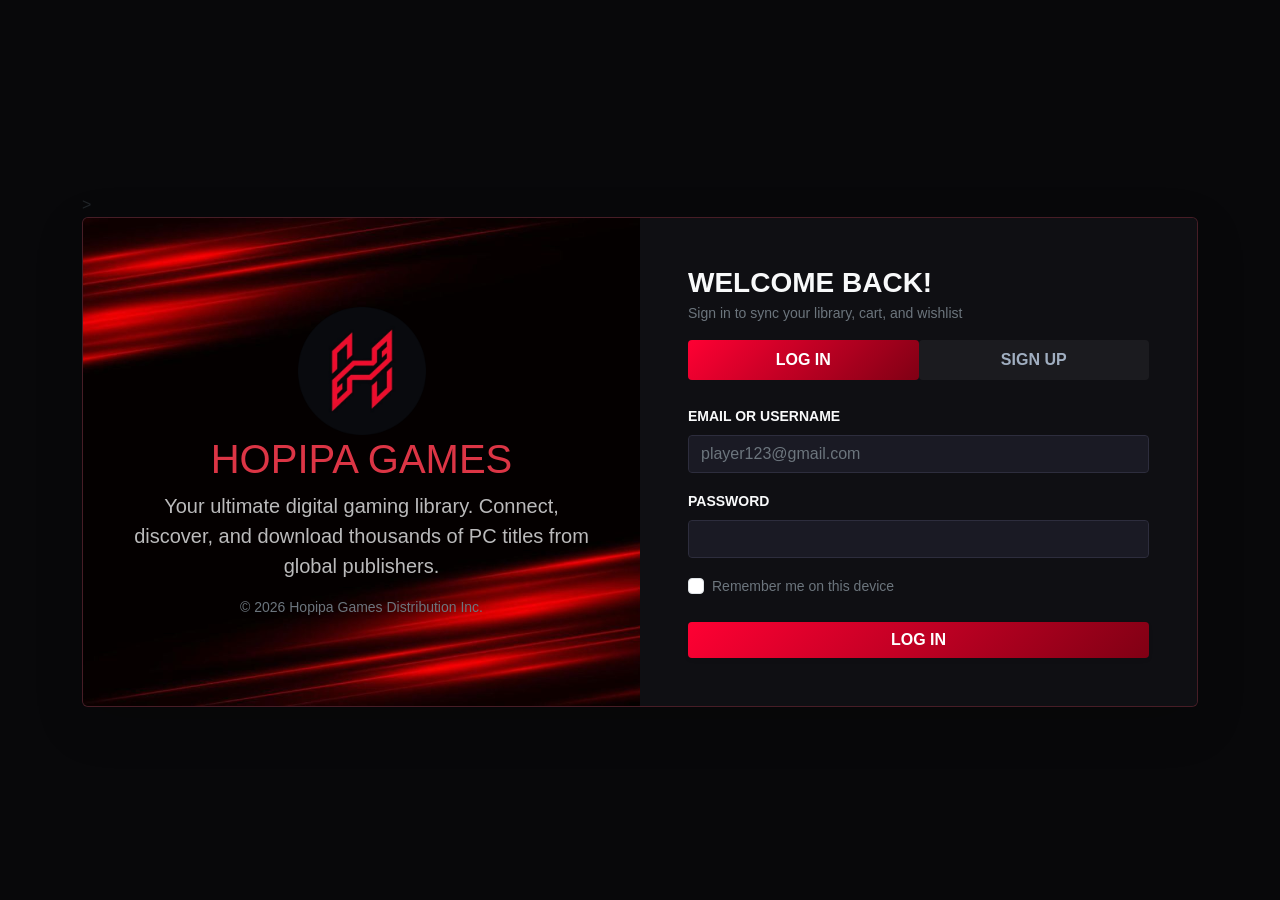
<file: index.html>
<!DOCTYPE html>
<html lang="en">
<head>
    <meta charset="UTF-8">
    <meta name="viewport" content="width=device-width, initial-scale=1.0">
    <title>Hopipa Games | Login/Signup</title>
    <link rel="icon" type="image/x-icon" href="images/logo-icon.png">

    <!-- Bootstrap5 CSS -->
    <link href="https://cdn.jsdelivr.net/npm/bootstrap@5.3.0/dist/css/bootstrap.min.css" rel="stylesheet">
    <link rel="stylesheet" href="https://cdnjs.cloudflare.com/ajax/libs/font-awesome/6.4.0/css/all.min.css">
    <link rel="stylesheet" href="style.css">
</head>
<body class="steam-bg min-vh-100 d-flex align-items-center py-4">

    <div class="container">>
        <div class="card bg-steam-panel border-danger border-opacity-25 rounded-2 overflow-hidden shadow-lg">
            <div class="row g-0">
                
                <div class="col-lg-6 d-none d-lg-block hopipa-side-banner position-relative p-5">
                    <div class="position-relative z-1 d-flex flex-column h-100 justify-content-between text-white" style="text-align: center;"><div></div>
                        
                        <div class="small text-secondary">
                            <img src="images/logo-icon.png" alt="logo" style="width: 128px;">
                            <h1 class="text-danger">
                            HOPIPA GAMES
                            </h1>
                            <p class="lead text-light opacity-75">Your ultimate digital gaming library. Connect, discover, and download thousands of PC titles from global publishers.</p>
                            © 2026 Hopipa Games Distribution Inc.
                        </div>
                        <div></div>
                    </div>
                </div>

                <!-- FORM -->
                <div class="col-lg-6 p-4 p-sm-5 bg-steam-dark d-flex flex-column justify-content-center">
                    
                    <div class="text-center text-lg-start mb-4">
                        <h3 class="fw-bold text-light text-uppercase tracking-wide mb-1">Welcome back!</h3>
                        <p class="text-secondary small">Sign in to sync your library, cart, and wishlist</p>
                        
                        <!-- Nav Pills Component -->
                        <ul class="nav nav-pills nav-justified mt-3 hopipa-pills" id="authTab" role="tablist">
                            <li class="nav-item" role="presentation">
                                <button class="nav-link active rounded-1 fw-bold text-uppercase" id="login-tab" data-bs-toggle="tab" data-bs-target="#login-pane" type="button" role="tab">Log In</button>
                            </li>
                            <li class="nav-item" role="presentation">
                                <button class="nav-link rounded-1 fw-bold text-uppercase" id="signup-tab" data-bs-toggle="tab" data-bs-target="#signup-pane" type="button" role="tab">Sign Up</button>
                            </li>
                        </ul>
                    </div>

                    <div class="tab-content" id="authTabContent">
                        
                        <!-- LOGIN FORM -->
                        <div class="tab-pane fade show active" id="login-pane" role="tabpanel">
                            <form>
                                <div class="mb-3">
                                    <label for="loginEmail" class="form-label text-light small text-uppercase fw-semibold">Email or Username</label>
                                    <input type="text" class="form-control hopipa-input rounded-1" id="loginEmail" placeholder="player123@gmail.com" required>
                                </div>
                                <div class="mb-3">
                                    <label for="loginPassword" class="form-label text-light small text-uppercase fw-semibold">Password</label>
                                    <input type="password" class="form-control hopipa-input rounded-1" id="loginPassword" required>
                                </div>
                                <div class="mb-4 form-check">
                                    <input type="checkbox" class="form-check-input hopipa-check" id="rememberMe">
                                    <label class="form-check-label text-secondary small" for="rememberMe">Remember me on this device</label>
                                </div>
                                <a href="landing.html" class="btn btn-steam-red w-100 py-2.5 rounded-1 fw-bold text-uppercase shadow-sm">Log In</a>
                            </form>
                        </div>

                        <!-- SIGN-UP FORM -->
                        <div class="tab-pane fade" id="signup-pane" role="tabpanel">
                            <form>
                                <div class="row g-2 mb-3">
                                    <div class="col-md-6">
                                        <label for="firstName" class="form-label text-light small text-uppercase fw-semibold">First Name</label>
                                        <input type="text" class="form-control hopipa-input rounded-1" id="firstName" required>
                                    </div>
                                    <div class="col-md-6">
                                        <label for="lastName" class="form-label text-light small text-uppercase fw-semibold">Last Name</label>
                                        <input type="text" class="form-control hopipa-input rounded-1" id="lastName" required>
                                    </div>
                                </div>
                                <div class="mb-3">
                                    <label class="form-label d-block text-light small text-uppercase fw-semibold">Gender</label>
                                    <div class="form-check form-check-inline">
                                        <input class="form-check-input hopipa-check" type="radio" name="gender" id="genderMale" value="male">
                                        <label class="form-check-label text-secondary small" for="genderMale">Male</label>
                                    </div>
                                    <div class="form-check form-check-inline">
                                        <input class="form-check-input hopipa-check" type="radio" name="gender" id="genderFemale" value="female">
                                        <label class="form-check-label text-secondary small" for="genderFemale">Female</label>
                                    </div>
                                </div>
                                <div class="mb-3">
                                    <label for="signupEmail" class="form-label text-light small text-uppercase fw-semibold">Email Address</label>
                                    <input type="email" class="form-control hopipa-input rounded-1" id="signupEmail" required>
                                </div>
                                <div class="row g-2 mb-3">
                                    <div class="col-md-6">
                                        <label for="signupPassword" class="form-label text-light small text-uppercase fw-semibold">Password</label>
                                        <input type="password" class="form-control hopipa-input rounded-1" id="signupPassword" required>
                                    </div>
                                    <div class="col-md-6">
                                        <label for="confirmPassword" class="form-label text-light small text-uppercase fw-semibold">Confirm Password</label>
                                        <input type="password" class="form-control hopipa-input rounded-1" id="confirmPassword" required>
                                    </div>
                                </div>
                                <div class="mb-3 form-check">
                                    <input type="checkbox" class="form-check-input hopipa-check" id="terms" required>
                                    <label class="form-check-label text-secondary small" for="terms">
                                        I agree to the Subscriber Agreement
                                    </label>
                                </div>
                                <button type="submit" class="btn btn-steam-red w-100 py-2.5 rounded-1 fw-bold text-uppercase shadow-sm">Create Account</button>
                            </form>
                        </div>

                    </div>
                </div>

            </div>
        </div>
    </div>

    <!-- Bootstrap5 Scripts -->
    <script src="https://cdn.jsdelivr.net/npm/bootstrap@5.3.0/dist/js/bootstrap.bundle.min.js"></script>
</body>
</html>
</file>
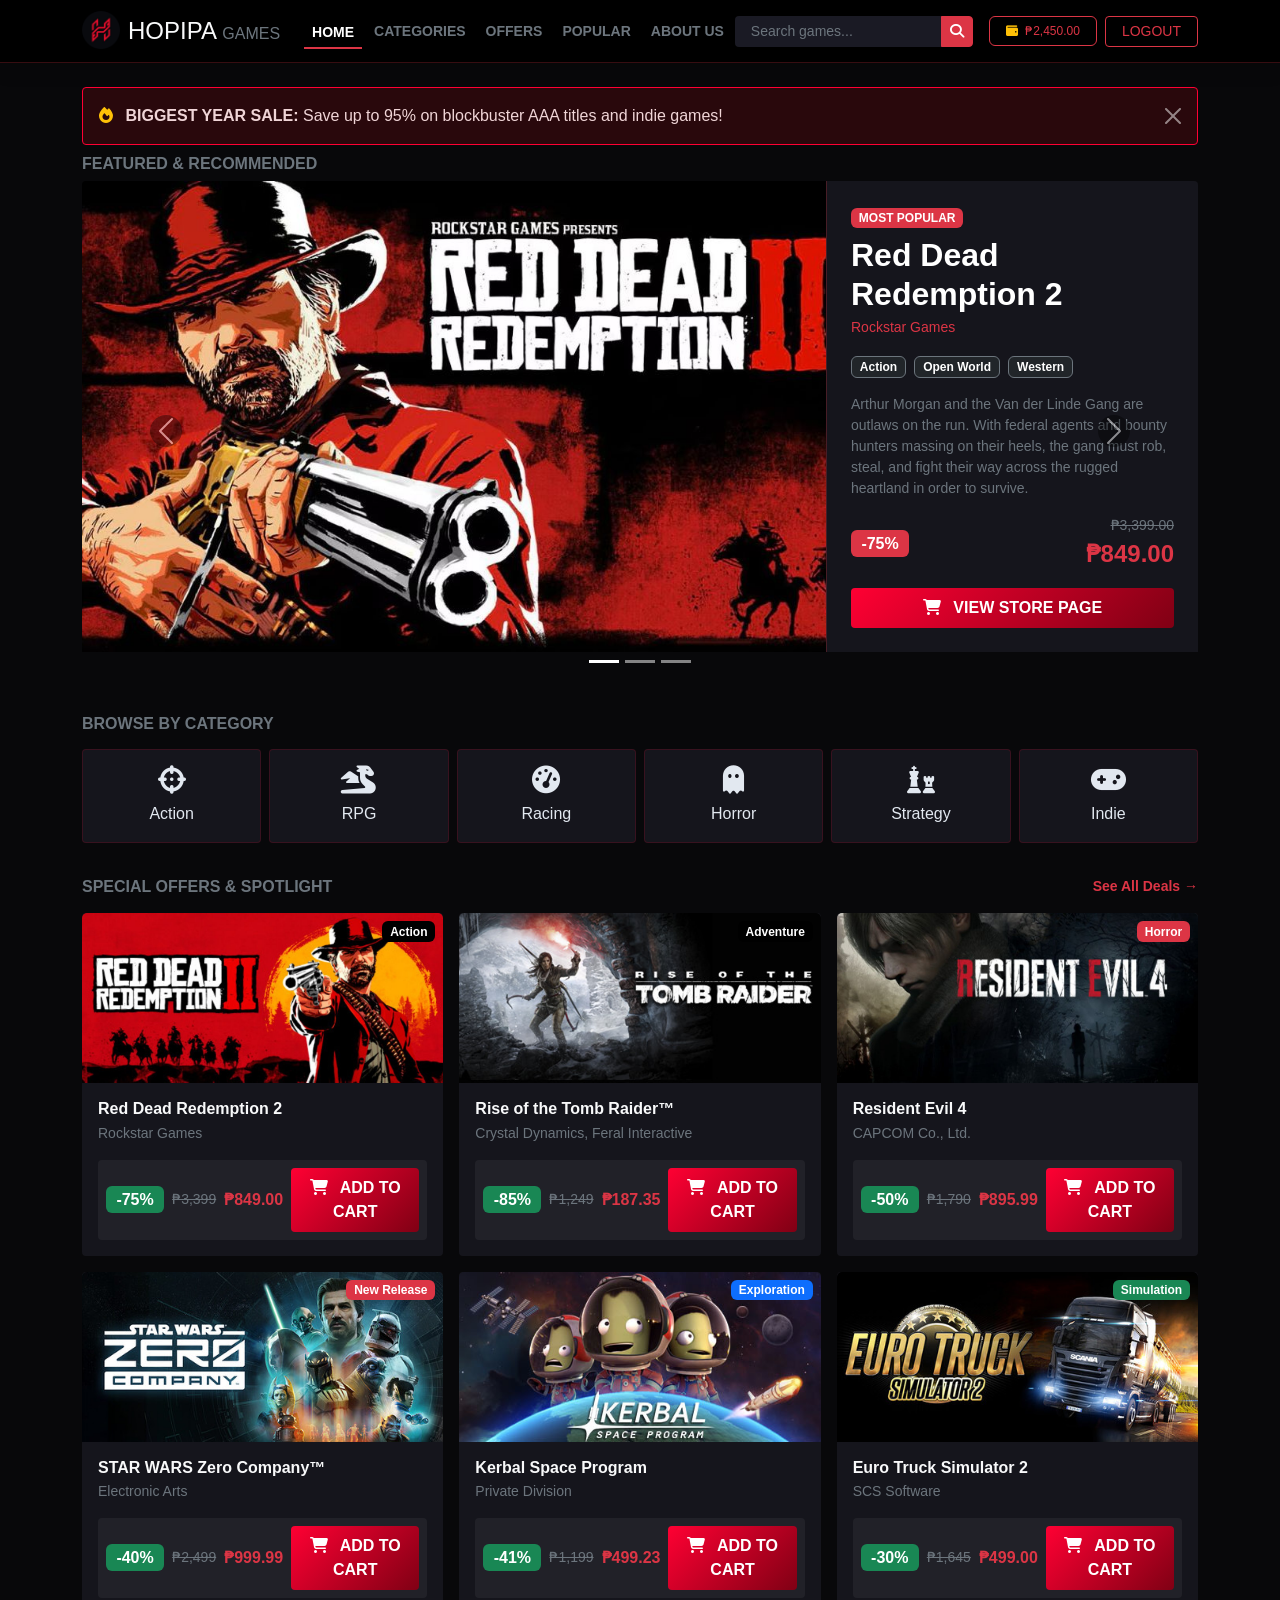
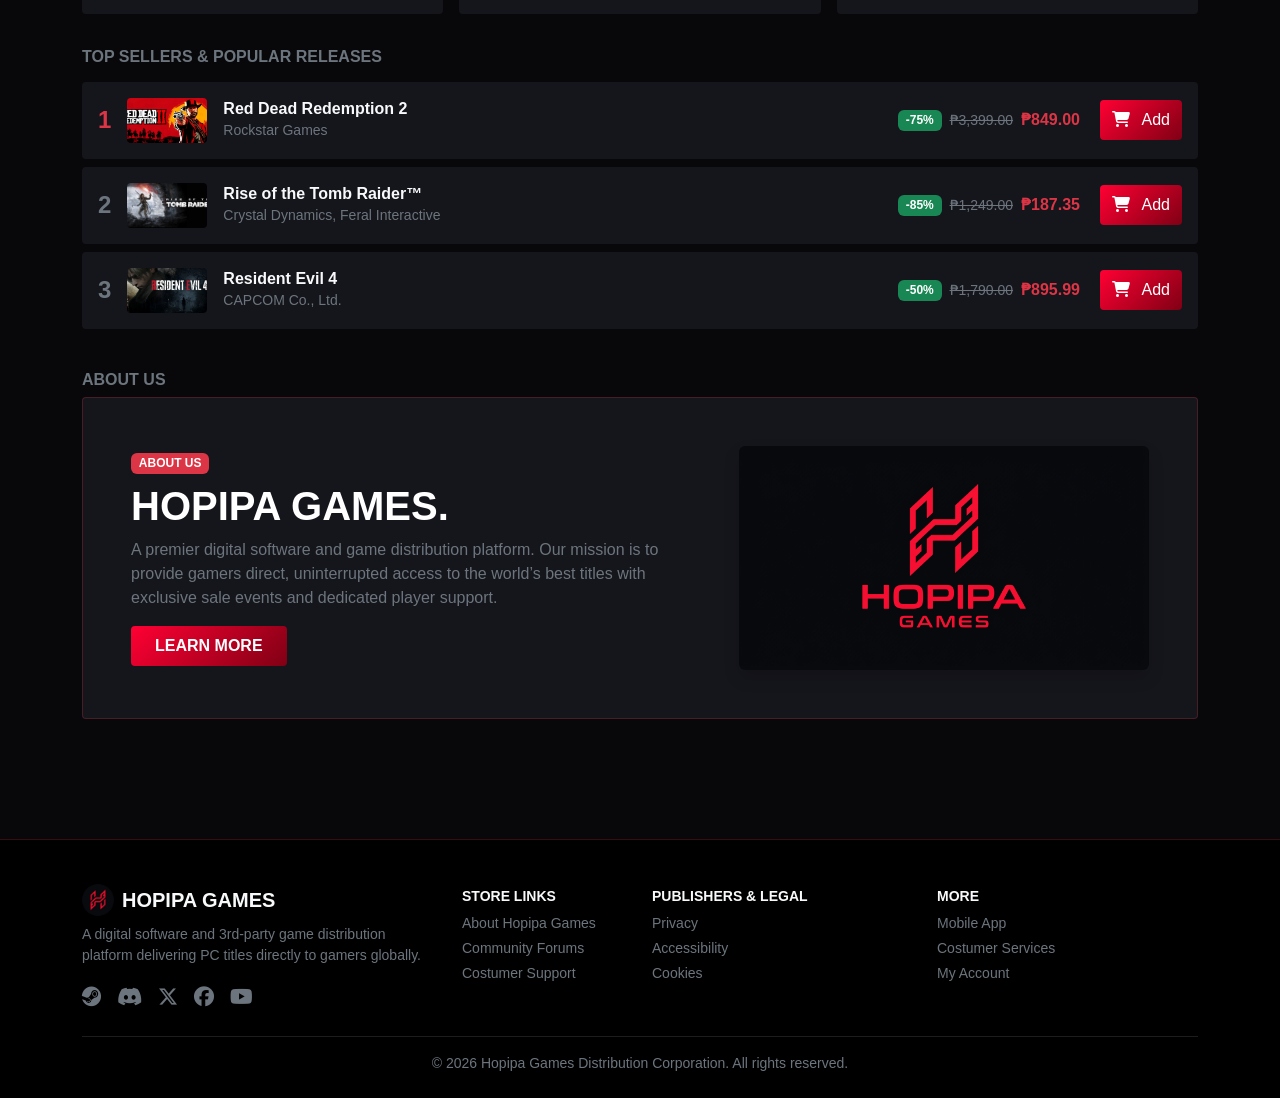
<file: landing.html>
<!DOCTYPE html>
<html lang="en">
<head>
    <meta charset="UTF-8">
    <meta name="viewport" content="width=device-width, initial-scale=1.0">
    <title>Hopipa Games | Landing Page</title>
    <link rel="icon" type="image/x-icon" href="images/logo-icon.png">

    <!-- Bootstrap CSS -->
    <link href="https://cdn.jsdelivr.net/npm/bootstrap@5.3.0/dist/css/bootstrap.min.css" rel="stylesheet">
    <link rel="stylesheet" href="https://cdnjs.cloudflare.com/ajax/libs/font-awesome/6.4.0/css/all.min.css">
    <link rel="stylesheet" href="style.css">
</head>
<body class="steam-bg text-light">

    <!-- Navigation Bar -->
    <nav class="navbar navbar-expand-xl navbar-dark bg-black border-bottom border-danger border-opacity-25 sticky-top shadow">
        <div class="container">
            <a class="navbar-brand fw-black text-uppercase tracking-wider text-light fs-4 me-4" href="#">
                <img id="hlogo-icon" src="images/logo-icon.png" alt="logo"><span>HOPIPA</span> <span class="text-secondary fw-normal fs-6">GAMES</span>
            </a>

            <button class="navbar-toggler border-0" type="button" data-bs-toggle="collapse" data-bs-target="#unifiedNav" aria-controls="unifiedNav" aria-expanded="false" aria-label="Toggle navigation">
                <span class="navbar-toggler-icon"></span>
            </button>

            <!-- Menu -->
            <div class="collapse navbar-collapse" id="unifiedNav">
                <!-- Combined Main & Store Navigation Links -->
                <ul class="navbar-nav me-auto mb-2 mb-xl-0 gap-xl-1 text-uppercase small fw-bold align-items-xl-center">
                    <li class="nav-item"><a class="nav-link text-white active border-bottom border-danger border-2 pb-1" href="#">HOME</a></li>
                    <li class="nav-item"><a class="nav-link text-secondary" href="#categories">Categories</a></li>
                    <li class="nav-item"><a class="nav-link text-secondary" href="#offers">Offers</a></li>
                    <li class="nav-item"><a class="nav-link text-secondary" href="#popular">Popular</a></li>
                    <li class="nav-item"><a class="nav-link text-secondary" href="#about-us">About Us</a></li>
                </ul>

                <!-- Search Bar & User Actions -->
                <div class="d-flex flex-column flex-xl-row align-items-xl-center gap-3 pt-2 pt-xl-0">
                    <form class="d-flex" role="search">
                        <div class="input-group input-group-sm">
                            <input class="form-control hopipa-input border-0 px-3" type="search" placeholder="Search games..." aria-label="Search">
                            <button class="btn btn-danger text-white" type="submit"><i class="fa-solid fa-magnifying-glass"></i></button>
                        </div>
                    </form>

                    <div class="d-flex align-items-center gap-2">
                        <span class="badge bg-black border border-danger text-danger px-3 py-2 fw-normal text-nowrap">
                            <i class="fa-solid fa-wallet text-warning me-1"></i> ₱2,450.00
                        </span>
                        <a href="index.html" class="btn btn-outline-danger btn-sm text-uppercase px-3 rounded-1">Logout</a>
                    </div>
                </div>
            </div>
        </div>
    </nav>

    <main class="py-4">
        <div class="container">
            
            <div class="alert steam-alert alert-dismissible fade show rounded-1 mb-4" role="alert">
                <i class="fa-solid fa-fire me-2 text-warning"></i>
                <strong>BIGGEST YEAR SALE:</strong> Save up to 95% on blockbuster AAA titles and indie games!
                <button type="button" class="btn-close btn-close-white" data-bs-dismiss="alert" aria-label="Close"></button>
            </div>

            <!-- CAROUSEL SECTION -->
            <section class="mb-5">
                <h5 class="text-uppercase fw-bold text-secondary mb-2 fs-6">Featured & Recommended</h5>
                
                <div id="heroSteamCarousel" class="carousel slide rounded-1 overflow-hidden position-relative" data-bs-ride="carousel">
                    
                    <div class="carousel-indicators mb-2">
                        <button type="button" data-bs-target="#heroSteamCarousel" data-bs-slide-to="0" class="active" aria-current="true" aria-label="Slide 1"></button>
                        <button type="button" data-bs-target="#heroSteamCarousel" data-bs-slide-to="1" aria-label="Slide 2"></button>
                        <button type="button" data-bs-target="#heroSteamCarousel" data-bs-slide-to="2" aria-label="Slide 3"></button>
                    </div>

                    <!-- Carousel Items -->
                    <div class="carousel-inner">
                        
                        <div class="carousel-item active" data-bs-interval="2000">
                            <div class="hero-steam-banner">
                                <div class="row g-0">
                                    <div class="col-lg-8 position-relative">
                                        <img src="images/red-dead-redemption-2.jpg" class="w-100 h-100 object-fit-cover" alt="Red Dead Redemption 2" style="min-height: 380px;">
                                    </div>
                                    <div class="col-lg-4 p-4 bg-steam-panel d-flex flex-column justify-content-between border-start border-danger border-opacity-25">
                                        <div>
                                            <span class="badge bg-danger text-uppercase mb-2">Most Popular</span>
                                            <h2 class="fw-bold text-white mb-1">Red Dead Redemption 2</h2>
                                            <p class="text-danger small mb-3">Rockstar Games</p>
                                            
                                            <div class="mb-3">
                                                <span class="badge bg-dark border border-secondary me-1">Action</span>
                                                <span class="badge bg-dark border border-secondary me-1">Open World</span>
                                                <span class="badge bg-dark border border-secondary">Western</span>
                                            </div>
                                            <p class="text-secondary small">Arthur Morgan and the Van der Linde Gang are outlaws on the run. With federal agents and bounty hunters massing on their heels, the gang must rob, steal, and fight their way across the rugged heartland in order to survive.</p>
                                        </div>
                                        
                                        <div>
                                            <div class="d-flex align-items-center justify-content-between mb-3">
                                                <span class="badge bg-danger fs-6">-75%</span>
                                                <div class="text-end">
                                                    <div class="text-decoration-line-through text-secondary small">₱3,399.00</div>
                                                    <div class="fs-4 fw-bold text-danger">₱849.00</div>
                                                </div>
                                            </div>
                                            <button class="btn btn-steam-red w-100 fw-bold text-uppercase py-2 rounded-1" data-bs-toggle="modal" data-bs-target="#re4">
                                                <i class="fa-solid fa-cart-shopping me-2"></i> View Store Page
                                            </button>
                                        </div>
                                    </div>
                                </div>
                            </div>
                        </div>

                        <div class="carousel-item" data-bs-interval="2000">
                            <div class="hero-steam-banner">
                                <div class="row g-0">
                                    <div class="col-lg-8 position-relative">
                                        <img src="images/tomb-raider.jpg" class="w-100 h-100 object-fit-cover" alt="Rise of the Tomb Raider™" style="min-height: 380px;">
                                    </div>
                                    <div class="col-lg-4 p-4 bg-steam-panel d-flex flex-column justify-content-between border-start border-danger border-opacity-25">
                                        <div>
                                            <span class="badge bg-danger text-uppercase mb-2">Weekend Deal</span>
                                            <h2 class="fw-bold text-white mb-1">Rise of the Tomb Raider™</h2>
                                            <p class="text-danger small mb-3">Crystal Dynamics, Feral Interactive</p>
                                            
                                            <div class="mb-3">
                                                <span class="badge bg-dark border border-secondary me-1">Action</span>
                                                <span class="badge bg-dark border border-secondary me-1">Adventure</span>
                                            </div>
                                            <p class="text-secondary small">Rise of the Tomb Raider: 20 Year Celebration includes the base game and Season Pass featuring all-new content. Explore Croft Manor in the new “Blood Ties” story, then defend it against a zombie invasion in “Lara’s Nightmare”.</p>
                                        </div>
                                        
                                        <div>
                                            <div class="d-flex align-items-center justify-content-between mb-3">
                                                <span class="badge bg-danger fs-6">-85%</span>
                                                <div class="text-end">
                                                    <div class="text-decoration-line-through text-secondary small">₱1,249.00</div>
                                                    <div class="fs-4 fw-bold text-danger">₱187.35</div>
                                                </div>
                                            </div>
                                            <button class="btn btn-steam-red w-100 fw-bold text-uppercase py-2 rounded-1" data-bs-toggle="modal" data-bs-target="#rottr">
                                                <i class="fa-solid fa-cart-shopping me-2"></i> View Store Page
                                            </button>
                                        </div>
                                    </div>
                                </div>
                            </div>
                        </div>

                        <div class="carousel-item" data-bs-interval="2000">
                            <div class="hero-steam-banner">
                                <div class="row g-0">
                                    <div class="col-lg-8 position-relative">
                                        <img src="images/resident-evil-4.jpg" class="w-100 h-100 object-fit-cover" alt="Resident Evil 4" style="min-height: 380px;">
                                    </div>
                                    <div class="col-lg-4 p-4 bg-steam-panel d-flex flex-column justify-content-between border-start border-danger border-opacity-25">
                                        <div>
                                            <span class="badge bg-danger text-uppercase mb-2">Most Played</span>
                                            <h2 class="fw-bold text-white mb-1">Resident Evil 4</h2>
                                            <p class="text-danger small mb-3">CAPCOM Co., Ltd.</p>
                                            
                                            <div class="mb-3">
                                                <span class="badge bg-dark border border-secondary me-1">Action</span>
                                                <span class="badge bg-dark border border-secondary me-1">Horror</span>
                                                <span class="badge bg-dark border border-secondary">Mythology</span>
                                            </div>
                                            <p class="text-secondary small">Survival is just the beginning. Six years have passed since the biological disaster in Raccoon City. Leon S. Kennedy, one of the survivors, tracks the president's kidnapped daughter to a secluded European village, where there is something terribly wrong with the locals.</p>
                                        </div>
                                        
                                        <div>
                                            <div class="d-flex align-items-center justify-content-between mb-3">
                                                <span class="badge bg-danger fs-6">-50%</span>
                                                <div class="text-end">
                                                    <div class="text-decoration-line-through text-secondary small">₱1,190.00</div>
                                                    <div class="fs-4 fw-bold text-danger">₱895.99</div>
                                                </div>
                                            </div>
                                            <button class="btn btn-steam-red w-100 fw-bold text-uppercase py-2 rounded-1" data-bs-toggle="modal" data-bs-target="#re4">
                                                <i class="fa-solid fa-cart-shopping me-2"></i> View Store Page
                                            </button>
                                        </div>
                                    </div>
                                </div>
                            </div>
                        </div>

                    </div>

                    <button class="carousel-control-prev text-danger" type="button" data-bs-target="#heroSteamCarousel" data-bs-slide="prev">
                        <span class="carousel-control-prev-icon bg-black bg-opacity-75 p-3 rounded-circle" aria-hidden="true"></span>
                        <span class="visually-hidden">Previous</span>
                    </button>
                    <button class="carousel-control-next text-danger" type="button" data-bs-target="#heroSteamCarousel" data-bs-slide="next">
                        <span class="carousel-control-next-icon bg-black bg-opacity-75 p-3 rounded-circle" aria-hidden="true"></span>
                        <span class="visually-hidden">Next</span>
                    </button>
                </div>
            </section>

            <section id="categories" class="mb-5">
                <h5 class="text-uppercase fw-bold text-secondary mb-3 fs-6">Browse by Category</h5>
                <div class="row g-2">
                    <div class="col-6 col-md-2"><a href="#" class="genre-steam-card btn w-100 py-3 text-center rounded-1"><i class="fa-solid fa-crosshairs d-block fs-3 mb-2"></i> Action</a></div>
                    <div class="col-6 col-md-2"><a href="#" class="genre-steam-card btn w-100 py-3 text-center rounded-1"><i class="fa-solid fa-dragon d-block fs-3 mb-2"></i> RPG</a></div>
                    <div class="col-6 col-md-2"><a href="#" class="genre-steam-card btn w-100 py-3 text-center rounded-1"><i class="fa-solid fa-gauge-high d-block fs-3 mb-2"></i> Racing</a></div>
                    <div class="col-6 col-md-2"><a href="#" class="genre-steam-card btn w-100 py-3 text-center rounded-1"><i class="fa-solid fa-ghost d-block fs-3 mb-2"></i> Horror</a></div>
                    <div class="col-6 col-md-2"><a href="#" class="genre-steam-card btn w-100 py-3 text-center rounded-1"><i class="fa-solid fa-chess d-block fs-3 mb-2"></i> Strategy</a></div>
                    <div class="col-6 col-md-2"><a href="#" class="genre-steam-card btn w-100 py-3 text-center rounded-1"><i class="fa-solid fa-gamepad d-block fs-3 mb-2"></i> Indie</a></div>
                    
                </div>
            </section>

            <section id="offers" class="mb-5">
                <div class="d-flex justify-content-between align-items-center mb-3">
                    <h5 class="text-uppercase fw-bold text-secondary m-0 fs-6">Special Offers & Spotlight</h5>
                    <a href="#" class="text-danger text-decoration-none small fw-bold">See All Deals →</a>
                </div>

                <div class="row g-3">

                    <!--Game Card-->
                    <div class="col-md-6 col-lg-4">
                        <div class="card steam-card h-100 border-0 rounded-1 overflow-hidden" data-bs-toggle="modal" data-bs-target="#rdr2">
                            <div class="position-relative">
                                <img src="images/rdr2.jpg" class="card-img-top game-card-img" alt="Cyberpunk Horizon">
                                <span class="badge bg-black position-absolute top-0 end-0 m-2">Action</span>
                            </div>
                            <div class="card-body p-3 d-flex flex-column justify-content-between">
                                <div>
                                    <h6 class="fw-bold text-light mb-1">Red Dead Redemption 2</h6>
                                    <p class="small text-secondary mb-3">Rockstar Games</p>
                                </div>
                                <div class="steam-price-box d-flex align-items-center justify-content-end gap-2 p-2 rounded-1">
                                    <span class="badge bg-success fs-6">-75%</span>
                                    <span class="text-decoration-line-through text-secondary small">₱3,399</span>
                                    <span class="fw-bold text-danger">₱849.00</span>
                                    <button class="btn btn-steam-red w-100 fw-bold text-uppercase py-2 rounded-1" data-bs-toggle="modal" data-bs-target="#gameModal1">
                                        <i class="fa-solid fa-cart-shopping me-2"></i> Add to cart
                                    </button>
                                </div>
                            </div>
                        </div>
                    </div>

                    <!--Game Card-->
                    <div class="col-md-6 col-lg-4">
                        <div class="card steam-card h-100 border-0 rounded-1 overflow-hidden" data-bs-toggle="modal" data-bs-target="#rottr">
                            <div class="position-relative">
                                <img src="images/rottr.jpg" class="card-img-top game-card-img" alt="Cyberpunk Horizon">
                                <span class="badge bg-black position-absolute top-0 end-0 m-2">Adventure</span>
                            </div>
                            <div class="card-body p-3 d-flex flex-column justify-content-between">
                                <div>
                                    <h6 class="fw-bold text-light mb-1">Rise of the Tomb Raider™</h6>
                                    <p class="small text-secondary mb-3">Crystal Dynamics, Feral Interactive</p>
                                </div>
                                <div class="steam-price-box d-flex align-items-center justify-content-end gap-2 p-2 rounded-1">
                                    <span class="badge bg-success fs-6">-85%</span>
                                    <span class="text-decoration-line-through text-secondary small">₱1,249</span>
                                    <span class="fw-bold text-danger">₱187.35</span>
                                    <button class="btn btn-steam-red w-100 fw-bold text-uppercase py-2 rounded-1" data-bs-toggle="modal" data-bs-target="#gameModal1">
                                        <i class="fa-solid fa-cart-shopping me-2"></i> Add to cart
                                    </button>
                                </div>
                            </div>
                        </div>
                    </div>
                
                    <!--Game Card-->
                    <div class="col-md-6 col-lg-4">
                        <div class="card steam-card h-100 border-0 rounded-1 overflow-hidden" data-bs-toggle="modal" data-bs-target="#re4">
                            <div class="position-relative">
                                <img src="images/re4.jpg" class="card-img-top game-card-img" alt="Cyberpunk Horizon">
                                <span class="badge bg-danger position-absolute top-0 end-0 m-2">Horror</span>
                            </div>
                            <div class="card-body p-3 d-flex flex-column justify-content-between">
                                <div>
                                    <h6 class="fw-bold text-light mb-1">Resident Evil 4</h6>
                                    <p class="small text-secondary mb-3">CAPCOM Co., Ltd.</p>
                                </div>
                                <div class="steam-price-box d-flex align-items-center justify-content-end gap-2 p-2 rounded-1">
                                    <span class="badge bg-success fs-6">-50%</span>
                                    <span class="text-decoration-line-through text-secondary small">₱1,790</span>
                                    <span class="fw-bold text-danger">₱895.99</span>
                                    <button class="btn btn-steam-red w-100 fw-bold text-uppercase py-2 rounded-1" data-bs-toggle="modal" data-bs-target="#gameModal1">
                                        <i class="fa-solid fa-cart-shopping me-2"></i> Add to cart
                                    </button>
                                </div>
                            </div>
                        </div>
                    </div>

                    <!--Game Card-->
                    <div class="col-md-6 col-lg-4">
                        <div class="card steam-card h-100 border-0 rounded-1 overflow-hidden" data-bs-toggle="modal" data-bs-target="#swzc">
                            <div class="position-relative">
                                <img src="images/swzc.jpg" class="card-img-top game-card-img" alt="Cyberpunk Horizon">
                                <span class="badge bg-danger position-absolute top-0 end-0 m-2">New Release</span>
                            </div>
                            <div class="card-body p-3 d-flex flex-column justify-content-between">
                                <div>
                                    <h6 class="fw-bold text-light mb-1">STAR WARS Zero Company™</h6>
                                    <p class="small text-secondary mb-3">Electronic Arts</p>
                                </div>
                                <div class="steam-price-box d-flex align-items-center justify-content-end gap-2 p-2 rounded-1">
                                    <span class="badge bg-success fs-6">-40%</span>
                                    <span class="text-decoration-line-through text-secondary small">₱2,499</span>
                                    <span class="fw-bold text-danger">₱999.99</span>
                                    <button class="btn btn-steam-red w-100 fw-bold text-uppercase py-2 rounded-1" data-bs-toggle="modal" data-bs-target="#gameModal1">
                                        <i class="fa-solid fa-cart-shopping me-2"></i> Add to cart
                                    </button>
                                </div>
                            </div>
                        </div>
                    </div>

                    

                    <!--Game Card-->
                    <div class="col-md-6 col-lg-4">
                        <div class="card steam-card h-100 border-0 rounded-1 overflow-hidden" data-bs-toggle="modal" data-bs-target="#ksp">
                            <div class="position-relative">
                                <img src="images/ksp.jpg" class="card-img-top game-card-img" alt="Cyberpunk Horizon">
                                <span class="badge bg-primary position-absolute top-0 end-0 m-2">Exploration</span>
                            </div>
                            <div class="card-body p-3 d-flex flex-column justify-content-between">
                                <div>
                                    <h6 class="fw-bold text-light mb-1">Kerbal Space Program</h6>
                                    <p class="small text-secondary mb-3">Private Division</p>
                                </div>
                                <div class="steam-price-box d-flex align-items-center justify-content-end gap-2 p-2 rounded-1">
                                    <span class="badge bg-success fs-6">-41%</span>
                                    <span class="text-decoration-line-through text-secondary small">₱1,199</span>
                                    <span class="fw-bold text-danger">₱499.23</span>
                                    <button class="btn btn-steam-red w-100 fw-bold text-uppercase py-2 rounded-1" data-bs-toggle="modal" data-bs-target="#gameModal1">
                                        <i class="fa-solid fa-cart-shopping me-2"></i> Add to cart
                                    </button>
                                </div>
                            </div>
                        </div>
                    </div>

                    

                    <!--Game Card-->
                    <div class="col-md-6 col-lg-4">
                        <div class="card steam-card h-100 border-0 rounded-1 overflow-hidden" data-bs-toggle="modal" data-bs-target="#ets2">
                            <div class="position-relative">
                                <img src="images/ets2.jpg" class="card-img-top game-card-img" alt="Cyberpunk Horizon">
                                <span class="badge bg-success position-absolute top-0 end-0 m-2">Simulation</span>
                            </div>
                            <div class="card-body p-3 d-flex flex-column justify-content-between">
                                <div>
                                    <h6 class="fw-bold text-light mb-1">Euro Truck Simulator 2</h6>
                                    <p class="small text-secondary mb-3">SCS Software</p>
                                </div>
                                <div class="steam-price-box d-flex align-items-center justify-content-end gap-2 p-2 rounded-1">
                                    <span class="badge bg-success fs-6">-30%</span>
                                    <span class="text-decoration-line-through text-secondary small">₱1,645</span>
                                    <span class="fw-bold text-danger">₱499.00</span>
                                    <button class="btn btn-steam-red w-100 fw-bold text-uppercase py-2 rounded-1" data-bs-toggle="modal" data-bs-target="#gameModal1">
                                        <i class="fa-solid fa-cart-shopping me-2"></i> Add to cart
                                    </button>
                                </div>
                            </div>
                        </div>
                    </div>
                    
                </div>
            </section>

            <!-- Top Sellers List Section -->
            <section id="popular" class="mb-5">
                <h5 class="text-uppercase fw-bold text-secondary mb-3 fs-6">Top Sellers & Popular Releases</h5>
                <div class="list-group steam-list-group">
                    <a href="#" class="list-group-item list-group-item-action border-0 rounded-1 mb-2 p-3 bg-steam-panel d-flex align-items-center justify-content-between">
                        <div class="d-flex align-items-center gap-3">
                            <span class="fw-bold fs-4 text-danger w-30">1</span>
                            <img src="images/rdr2.jpg" class="rounded-1" width="80" height="45" style="object-fit:cover;" alt="Red Dead Redemption 2">
                            <div>
                                <h6 class="mb-0 text-light fw-bold">Red Dead Redemption 2</h6>
                                <span class="small text-secondary">Rockstar Games</span>
                            </div>
                        </div>
                        <div class="d-flex align-items-center gap-2">
                            <span class="badge bg-success">-75%</span>
                            <span class="text-decoration-line-through text-secondary small">₱3,399.00</span>
                            <span class="fw-bold text-danger">₱849.00</span>
                            <button class="btn-list btn btn-steam-red w-100 py-2 rounded-1" data-bs-toggle="modal" data-bs-target="#gameModal1">
                                <i class="fa-solid fa-cart-shopping me-2"></i> Add
                            </button>
                        </div>
                    </a>

                    <a href="#" class="list-group-item list-group-item-action border-0 rounded-1 mb-2 p-3 bg-steam-panel d-flex align-items-center justify-content-between">
                        <div class="d-flex align-items-center gap-3">
                            <span class="fw-bold fs-4 text-secondary w-30">2</span>
                            <img src="images/rottr.jpg" class="rounded-1" width="80" height="45" style="object-fit:cover;" alt="Rise of the Tomb Raider™">
                            <div>
                                <h6 class="mb-0 text-light fw-bold">Rise of the Tomb Raider™</h6>
                                <span class="small text-secondary">Crystal Dynamics, Feral Interactive</span>
                            </div>
                        </div>
                        <div class="d-flex align-items-center gap-2">
                            <span class="badge bg-success">-85%</span>
                            <span class="text-decoration-line-through text-secondary small">₱1,249.00</span>
                            <span class="fw-bold text-danger">₱187.35</span>
                            <button class="btn-list btn btn-steam-red w-100 py-2 rounded-1" data-bs-toggle="modal" data-bs-target="#gameModal1">
                                <i class="fa-solid fa-cart-shopping me-2"></i> Add
                            </button>
                        </div>
                    </a>

                    <a href="#" class="list-group-item list-group-item-action border-0 rounded-1 mb-2 p-3 bg-steam-panel d-flex align-items-center justify-content-between">
                        <div class="d-flex align-items-center gap-3">
                            <span class="fw-bold fs-4 text-secondary w-30">3</span>
                            <img src="images/re4.jpg" class="rounded-1" width="80" height="45" style="object-fit:cover;" alt="Resident Evil 4">
                            <div>
                                <h6 class="mb-0 text-light fw-bold">Resident Evil 4</h6>
                                <span class="small text-secondary">CAPCOM Co., Ltd.</span>
                            </div>
                        </div>
                        <div class="d-flex align-items-center gap-2">
                            <span class="badge bg-success">-50%</span>
                            <span class="text-decoration-line-through text-secondary small">₱1,790.00</span>
                            <span class="fw-bold text-danger">₱895.99</span>
                            <button class="btn-list btn btn-steam-red w-100 py-2 rounded-1" data-bs-toggle="modal" data-bs-target="#gameModal1">
                                <i class="fa-solid fa-cart-shopping me-2"></i> Add
                            </button>
                        </div>
                    </a>
                </div>
            </section>

            <!-- About Us Section -->
            <section id="about-us" class="mb-5">
                <h5 class="text-uppercase fw-bold text-secondary mb-2 fs-6">About Us</h5>
                <div class="bg-steam-panel border border-danger border-opacity-25 rounded-1 p-4 p-md-5">
                    <div class="row align-items-center g-4">
                        <div class="col-md-7">
                            <span class="badge bg-danger mb-2 text-uppercase fw-bold">About Us</span>
                            <h2 class="fw-bold text-white display-6">HOPIPA GAMES.</h2>
                            <p class="text-secondary">A premier digital software and game distribution platform. Our mission is to provide gamers direct, uninterrupted access to the world’s best titles with exclusive sale events and dedicated player support.</p>
                            <a href="#" class="btn btn-steam-red px-4 py-2 fw-bold text-uppercase rounded-1">Learn More</a>
                        </div>
                        <div class="col-md-5 text-center">
                            <img src="images/logo.jpg" class="img-fluid rounded-2 shadow" alt="Handheld console">
                        </div>
                    </div>
                </div>
            </section>

        </div>
    </main>

    <!-- Game Modals -->
    <div class="modal fade" id="rdr2" tabindex="-1" aria-hidden="true">
        <div class="modal-dialog modal-dialog-centered modal-lg">
            <div class="modal-content bg-steam-panel text-light border-danger border-opacity-50">
                <div class="modal-header border-danger border-opacity-25">
                    <h5 class="modal-title fw-bold">Red Dead Redemption 2</h5>
                    <button type="button" class="btn-close btn-close-white" data-bs-dismiss="modal" aria-label="Close"></button>
                </div>
                <div class="modal-body">
                    <img style="width: 100%;" src="images/rdr2.jpg" class="img-fluid rounded-1 mb-3" alt="Red Dead Redemption 2">
                    <p class="text-secondary">Arthur Morgan and the Van der Linde Gang are outlaws on the run. With federal agents and bounty hunters massing on their heels, the gang must rob, steal, and fight their way across the rugged heartland in order to survive.</p>
                    <hr class="border-danger border-opacity-25">
                    <h6 class="text-danger">System Requirements:</h6>
                    <ul class="small text-secondary">
                        <li>OS: Windows 10 (64-bit)</li>
                        <li>Processor: Intel® Core™ i5-2500K / AMD FX-6300</li>
                        <li>Memory: 8 GB RAM</li>
                        <li>Graphics: Nvidia GeForce GTX 770 2GB / AMD Radeon R9 280 3GB</li>
                        <li>Storage: 150 GB available space</li>
                    </ul>
                </div>
                <div class="modal-footer border-danger border-opacity-25 justify-content-between">
                    <div>
                        <span class="badge bg-success me-2">-75%</span>
                        <span class="fs-5 fw-bold text-danger">₱849.00</span>
                    </div>
                    <button class="btn btn-steam-red px-4 fw-bold text-uppercase">Add to Cart</button>
                </div>
            </div>
        </div>
    </div>

    <div class="modal fade" id="rottr" tabindex="-1" aria-hidden="true">
        <div class="modal-dialog modal-dialog-centered modal-lg">
            <div class="modal-content bg-steam-panel text-light border-danger border-opacity-50">
                <div class="modal-header border-danger border-opacity-25">
                    <h5 class="modal-title fw-bold">Rise of the Tomb Raider™</h5>
                    <button type="button" class="btn-close btn-close-white" data-bs-dismiss="modal" aria-label="Close"></button>
                </div>
                <div class="modal-body">
                    <img style="width: 100%;" src="images/rottr.jpg" class="img-fluid rounded-1 mb-3" alt="Rise of the Tomb Raider™">
                    <p class="text-secondary">Rise of the Tomb Raider: 20 Year Celebration includes the base game and Season Pass featuring all-new content. Explore Croft Manor in the new “Blood Ties” story, then defend it against a zombie invasion in “Lara’s Nightmare”.</p>
                    <hr class="border-danger border-opacity-25">
                    <h6 class="text-danger">System Requirements:</h6>
                    <ul class="small text-secondary">
                        <li>OS: Windows 7 64bit</li>
                        <li>Processor: Intel Core i3-2100 or AMD equivalent</li>
                        <li>Memory: 6 GB RAM</li>
                        <li>Graphics: NVIDIA GTX 650 2GB or AMD HD7770 2GB</li>
                        <li>Storage: 25 GB available space</li>
                    </ul>
                </div>
                <div class="modal-footer border-danger border-opacity-25 justify-content-between">
                    <div>
                        <span class="badge bg-success me-2">-85%</span>
                        <span class="fs-5 fw-bold text-danger">₱187.35</span>
                    </div>
                    <button class="btn btn-steam-red px-4 fw-bold text-uppercase">Add to Cart</button>
                </div>
            </div>
        </div>
    </div>

    <!-- Game Modal -->
    <div class="modal fade" id="re4" tabindex="-1" aria-hidden="true">
        <div class="modal-dialog modal-dialog-centered modal-lg">
            <div class="modal-content bg-steam-panel text-light border-danger border-opacity-50">
                <div class="modal-header border-danger border-opacity-25">
                    <h5 class="modal-title fw-bold">Resident Evil 4</h5>
                    <button type="button" class="btn-close btn-close-white" data-bs-dismiss="modal" aria-label="Close"></button>
                </div>
                <div class="modal-body">
                    <img style="width: 100%;" src="images/re4.jpg" class="img-fluid rounded-1 mb-3" alt="Resident Evil 4">
                    <p class="text-secondary">Survival is just the beginning. Six years have passed since the biological disaster in Raccoon City. Leon S. Kennedy, one of the survivors, tracks the president's kidnapped daughter to a secluded European village, where there is something terribly wrong with the locals.</p>
                    <hr class="border-danger border-opacity-25">
                    <h6 class="text-danger">System Requirements:</h6>
                    <ul class="small text-secondary">
                        <li>OS: Windows 10 (64-bit)</li>
                        <li>Processor: AMD Ryzen 3 1200 / Intel Core i5-7500</li>
                        <li>Memory: 8 GB RAM</li>
                        <li>Graphics: AMD Radeon RX 560 with 4GB VRAM / NVIDIA GeForce GTX 1050 Ti with 4GB VRAM</li>
                        <li>DirectX: Version 12</li>
                    </ul>
                </div>
                <div class="modal-footer border-danger border-opacity-25 justify-content-between">
                    <div>
                        <span class="badge bg-success me-2">-50%</span>
                        <span class="fs-5 fw-bold text-danger">₱895.99</span>
                    </div>
                    <button class="btn btn-steam-red px-4 fw-bold text-uppercase">Add to Cart</button>
                </div>
            </div>
        </div>
    </div>

    <!-- Game Modal -->
    <div class="modal fade" id="swzc" tabindex="-1" aria-hidden="true">
        <div class="modal-dialog modal-dialog-centered modal-lg">
            <div class="modal-content bg-steam-panel text-light border-danger border-opacity-50">
                <div class="modal-header border-danger border-opacity-25">
                    <h5 class="modal-title fw-bold">STAR WARS Zero Company™</h5>
                    <button type="button" class="btn-close btn-close-white" data-bs-dismiss="modal" aria-label="Close"></button>
                </div>
                <div class="modal-body">
                    <img style="width: 100%;" src="images/swzc.jpg" class="img-fluid rounded-1 mb-3" alt="STAR WARS Zero Company™">
                    <p class="text-secondary">Command an elite squad through a gritty and authentic story in STAR WARS Zero Company™, a single-player turn-based tactics game set in the twilight of the Clone Wars™.</p>
                    <hr class="border-danger border-opacity-25">
                    <h6 class="text-danger">System Requirements:</h6>
                    <ul class="small text-secondary">
                        <li>OS: 64 bit Windows 10/11</li>
                        <li>Processor: Intel Core i5-8400 or Ryzen 5 2600X</li>
                        <li>Memory: 16 GB RAM</li>
                        <li>Graphics: Nvidia GeForce GTX 1080, Radeon RX 5600 XT, or Intel ARC B580</li>
                        <li>Storage: 50 GB available space</li>
                    </ul>
                </div>
                <div class="modal-footer border-danger border-opacity-25 justify-content-between">
                    <div>
                        <span class="badge bg-success me-2">-40%</span>
                        <span class="fs-5 fw-bold text-danger">₱999.99</span>
                    </div>
                    <button class="btn btn-steam-red px-4 fw-bold text-uppercase">Add to Cart</button>
                </div>
            </div>
        </div>
    </div>

    <!-- Game Modal -->
    <div class="modal fade" id="ksp" tabindex="-1" aria-hidden="true">
        <div class="modal-dialog modal-dialog-centered modal-lg">
            <div class="modal-content bg-steam-panel text-light border-danger border-opacity-50">
                <div class="modal-header border-danger border-opacity-25">
                    <h5 class="modal-title fw-bold">Kerbal Space Program</h5>
                    <button type="button" class="btn-close btn-close-white" data-bs-dismiss="modal" aria-label="Close"></button>
                </div>
                <div class="modal-body">
                    <img style="width: 100%;" src="images/ksp.jpg" class="img-fluid rounded-1 mb-3" alt="Kerbal Space Program">
                    <p class="text-secondary">In Kerbal Space Program, take charge of the space program for the alien race known as the Kerbals. You have access to an array of parts to assemble fully-functional spacecraft that flies (or doesn’t) based on realistic aerodynamic and orbital physics.</p>
                    <hr class="border-danger border-opacity-25">
                    <h6 class="text-danger">System Requirements:</h6>
                    <ul class="small text-secondary">
                        <li>OS: Windows 7 SP1+</li>
                        <li>Processor: Core 2 Duo 2.0 Ghz</li>
                        <li>Memory: 4 GB RAM</li>
                        <li>Graphics: DX10 (SM 4.0) capable, 512MB VRAM</li>
                        <li>Storage: 3 GB HD space</li>
                    </ul>
                </div>
                <div class="modal-footer border-danger border-opacity-25 justify-content-between">
                    <div>
                        <span class="badge bg-success me-2">-41%</span>
                        <span class="fs-5 fw-bold text-danger">₱499.23</span>
                    </div>
                    <button class="btn btn-steam-red px-4 fw-bold text-uppercase">Add to Cart</button>
                </div>
            </div>
        </div>
    </div>

    <!-- Game Modal -->
    <div class="modal fade" id="ets2" tabindex="-1" aria-hidden="true">
        <div class="modal-dialog modal-dialog-centered modal-lg">
            <div class="modal-content bg-steam-panel text-light border-danger border-opacity-50">
                <div class="modal-header border-danger border-opacity-25">
                    <h5 class="modal-title fw-bold">Euro Truck Simulator 2</h5>
                    <button type="button" class="btn-close btn-close-white" data-bs-dismiss="modal" aria-label="Close"></button>
                </div>
                <div class="modal-body">
                    <img style="width: 100%;" src="images/ets2.jpg" class="img-fluid rounded-1 mb-3" alt="Euro Truck Simulator 2">
                    <p class="text-secondary">Travel across Europe as king of the road, a trucker who delivers important cargo across impressive distances! With dozens of cities to explore, your endurance, skill and speed will all be pushed to their limits.</p>
                    <hr class="border-danger border-opacity-25">
                    <h6 class="text-danger">System Requirements:</h6>
                    <ul class="small text-secondary">
                        <li>OS: Windows 10 (64-bit)</li>
                        <li>Processor: Intel Core i5-6400 or AMD Ryzen 3 1200 or similar</li>
                        <li>Memory: 8 GB RAM</li>
                        <li>Graphics: NVIDIA GeForce GTX 660 or AMD Radeon RX 460 or Intel HD 630 (2GB VRAM)</li>
                        <li>Storage: 25 GB available space</li>
                    </ul>
                </div>
                <div class="modal-footer border-danger border-opacity-25 justify-content-between">
                    <div>
                        <span class="badge bg-success me-2">-30%</span>
                        <span class="fs-5 fw-bold text-danger">₱499.00</span>
                    </div>
                    <button class="btn btn-steam-red px-4 fw-bold text-uppercase">Add to Cart</button>
                </div>
            </div>
        </div>
    </div>

    <!-- Footer -->
    <footer class="steam-footer mt-5 pt-5 pb-4 border-top border-danger border-opacity-25">
        <div class="container">
            <div class="row g-4 mb-4">
                <div class="col-lg-4">
                    <h5 class="fw-bold text-light text-uppercase"><img id="hlogo-icon-small" src="images/logo-icon.png" alt="logo">HOPIPA GAMES</h5>
                    <p class="small text-secondary">A digital software and 3rd-party game distribution platform delivering PC titles directly to gamers globally.</p>
                    <div class="d-flex gap-3 fs-5 text-secondary">
                        <a href="#" class="text-secondary text-hover-danger"><i class="fa-brands fa-steam"></i></a>
                        <a href="#" class="text-secondary text-hover-danger"><i class="fa-brands fa-discord"></i></a>
                        <a href="#" class="text-secondary text-hover-danger"><i class="fa-brands fa-x-twitter"></i></a>
                        <a href="#" class="text-secondary text-hover-danger"><i class="fa-brands fa-facebook"></i></a>
                        <a href="#" class="text-secondary text-hover-danger"><i class="fa-brands fa-youtube"></i></a>
                    </div>
                </div>
                <div class="col-6 col-lg-2">
                    <h6 class="fw-bold text-light text-uppercase small">Store Links</h6>
                    <ul class="list-unstyled small text-secondary">
                        <li class="mb-1"><a href="#" class="text-decoration-none text-secondary text-hover-danger">About Hopipa Games</a></li>
                        <li class="mb-1"><a href="#" class="text-decoration-none text-secondary text-hover-danger">Community Forums</a></li>
                        <li class="mb-1"><a href="#" class="text-decoration-none text-secondary text-hover-danger">Costumer Support</a></li>
                    </ul>
                </div>
                <div class="col-6 col-lg-3">
                    <h6 class="fw-bold text-light text-uppercase small">Publishers & Legal</h6>
                    <ul class="list-unstyled small text-secondary">
                        <li class="mb-1"><a href="#" class="text-decoration-none text-secondary text-hover-danger">Privacy</a></li>
                        <li class="mb-1"><a href="#" class="text-decoration-none text-secondary text-hover-danger">Accessibility</a></li>
                        <li class="mb-1"><a href="#" class="text-decoration-none text-secondary text-hover-danger">Cookies</a></li>
                    </ul>
                </div>
                <div class="col-6 col-lg-3">
                    <h6 class="fw-bold text-light text-uppercase small">More</h6>
                    <ul class="list-unstyled small text-secondary">
                        <li class="mb-1"><a href="#" class="text-decoration-none text-secondary text-hover-danger">Mobile App</a></li>
                        <li class="mb-1"><a href="#" class="text-decoration-none text-secondary text-hover-danger">Costumer Services</a></li>
                        <li class="mb-1"><a href="#" class="text-decoration-none text-secondary text-hover-danger">My Account</a></li>
                    </ul>
                </div>
                
            </div>
            <hr class="border-secondary opacity-25">
            <div class="text-center text-secondary small">
                <p class="mb-0">© 2026 Hopipa Games Distribution Corporation. All rights reserved.</p>
            </div>
        </div>
    </footer>

    <!-- Bootsrap Scripts -->
    <script src="https://cdn.jsdelivr.net/npm/bootstrap@5.3.0/dist/js/bootstrap.bundle.min.js"></script>
</body>
</html>
</file>
<file: style.css>
:root {
    --steam-black: #08080a;
    --steam-dark-nav: #0f0f13;
    --steam-panel-bg: #15151c;
    --steam-red-glow: #ff0033;
    --steam-red-dark: #b30024;
    --steam-btn-gradient: linear-gradient(135deg, #ff0033 0%, #800014 100%);
}

body.steam-bg {
    background-color: var(--steam-black);
    font-family: "Motiva Sans", 'Segoe UI', Arial, sans-serif;
}

.steam-top-header {
    background-color: #000000;
}

.steam-store-nav {
    background: linear-gradient(90deg, #1c0508 0%, #400a11 100%);
    border-bottom: 1px solid rgba(255, 0, 51, 0.2);
}

.bg-steam-dark {
    background-color: var(--steam-dark-nav);
}

.hopipa-input {
    background-color: #1a1a24;
    border: 1px solid #2d2d3d;
    color: #fff;
}

.hopipa-input:focus {
    background-color: #222230;
    color: #fff;
    border-color: var(--steam-red-glow);
    box-shadow: 0 0 10px rgba(255, 0, 51, 0.4);
}

.hopipa-input::placeholder {
    color: #6c757d;
}

.hopipa-check:checked {
    background-color: var(--steam-red-glow);
    border-color: var(--steam-red-glow);
}

/* Split-Screen Side Banner */
.hopipa-side-banner {
    background: url('../images/logo-bg.jpg');
    background-size: cover;
    background-position: center;
}

.hopipa-pills .nav-link {
    color: #a0aec0;
    background: rgba(255, 255, 255, 0.05);
}

.hopipa-pills .nav-link.active {
    background: var(--steam-btn-gradient);
    color: #fff;
}

.bg-steam-panel {
    background-color: var(--steam-panel-bg);
}

.steam-card {
    background-color: var(--steam-panel-bg);
    cursor: pointer;
    transition: transform 0.2s ease, box-shadow 0.2s ease;
}

.steam-card:hover {
    transform: translateY(-4px);
    box-shadow: 0 8px 20px rgba(255, 0, 51, 0.35);
}

.game-card-img {
    height: 170px;
    object-fit: cover;
}

.btn-steam-red {
    background: var(--steam-btn-gradient);
    color: #fff;
    border: none;
    transition: opacity 0.2s ease, transform 0.2s ease;
}

.btn-steam-red:hover {
    color: #fff;
    opacity: 0.9;
    transform: translateY(-1px);
}

.genre-steam-card {
    background-color: var(--steam-panel-bg);
    border: 1px solid rgba(255, 0, 51, 0.15);
    color: #e2e8f0;
    transition: all 0.2s ease;
}

.genre-steam-card:hover {
    background-color: #2b0b10;
    border-color: var(--steam-red-glow);
    color: var(--steam-red-glow);
}

.steam-alert {
    background-color: #29080c;
    color: #f0d5d7;
    border: 1px solid var(--steam-red-glow);
}

.steam-list-group .list-group-item {
    transition: background-color 0.2s ease;
}

.steam-list-group .list-group-item:hover {
    background-color: #260c10;
}

.steam-footer {
    background-color: #000000;
}

.text-hover-danger:hover {
    color: var(--steam-red-glow);
}

.steam-price-box{
    background-color: rgba(255, 255, 255, 0.05);
}

.btn-list{
    margin-left: 12px;
}

section{
    padding-top: 85px;
    margin-top: -100px;
}

#hlogo-icon{
    width: 38px;
    margin-top: -6px;
    margin-right: 8px;
}

#hlogo-icon-small{
    width: 32px;
    margin-top: -4px;
    margin-right: 8px;
}

#heroSteamCarousel{
    height: 500px;
}

@media(max-width: 1000px){
    #heroSteamCarousel{
        height: auto;
    }
}
</file>
